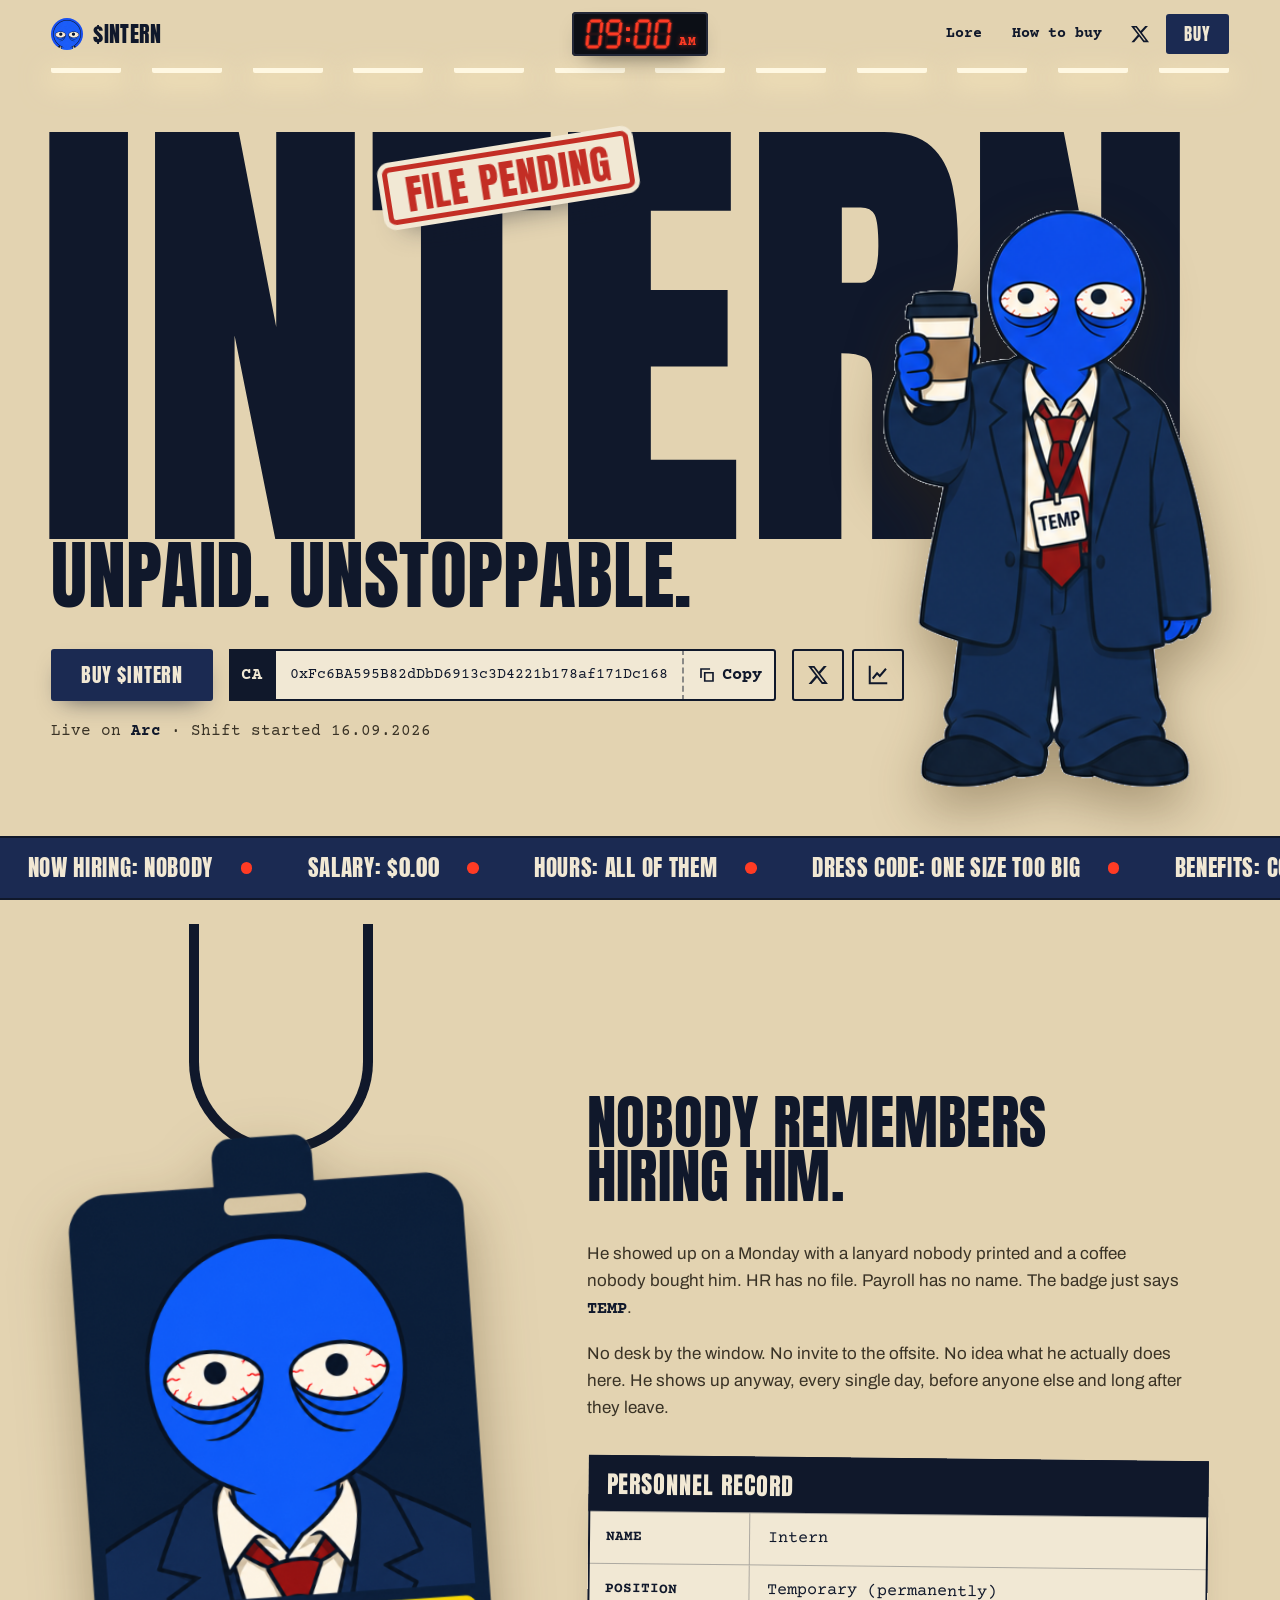
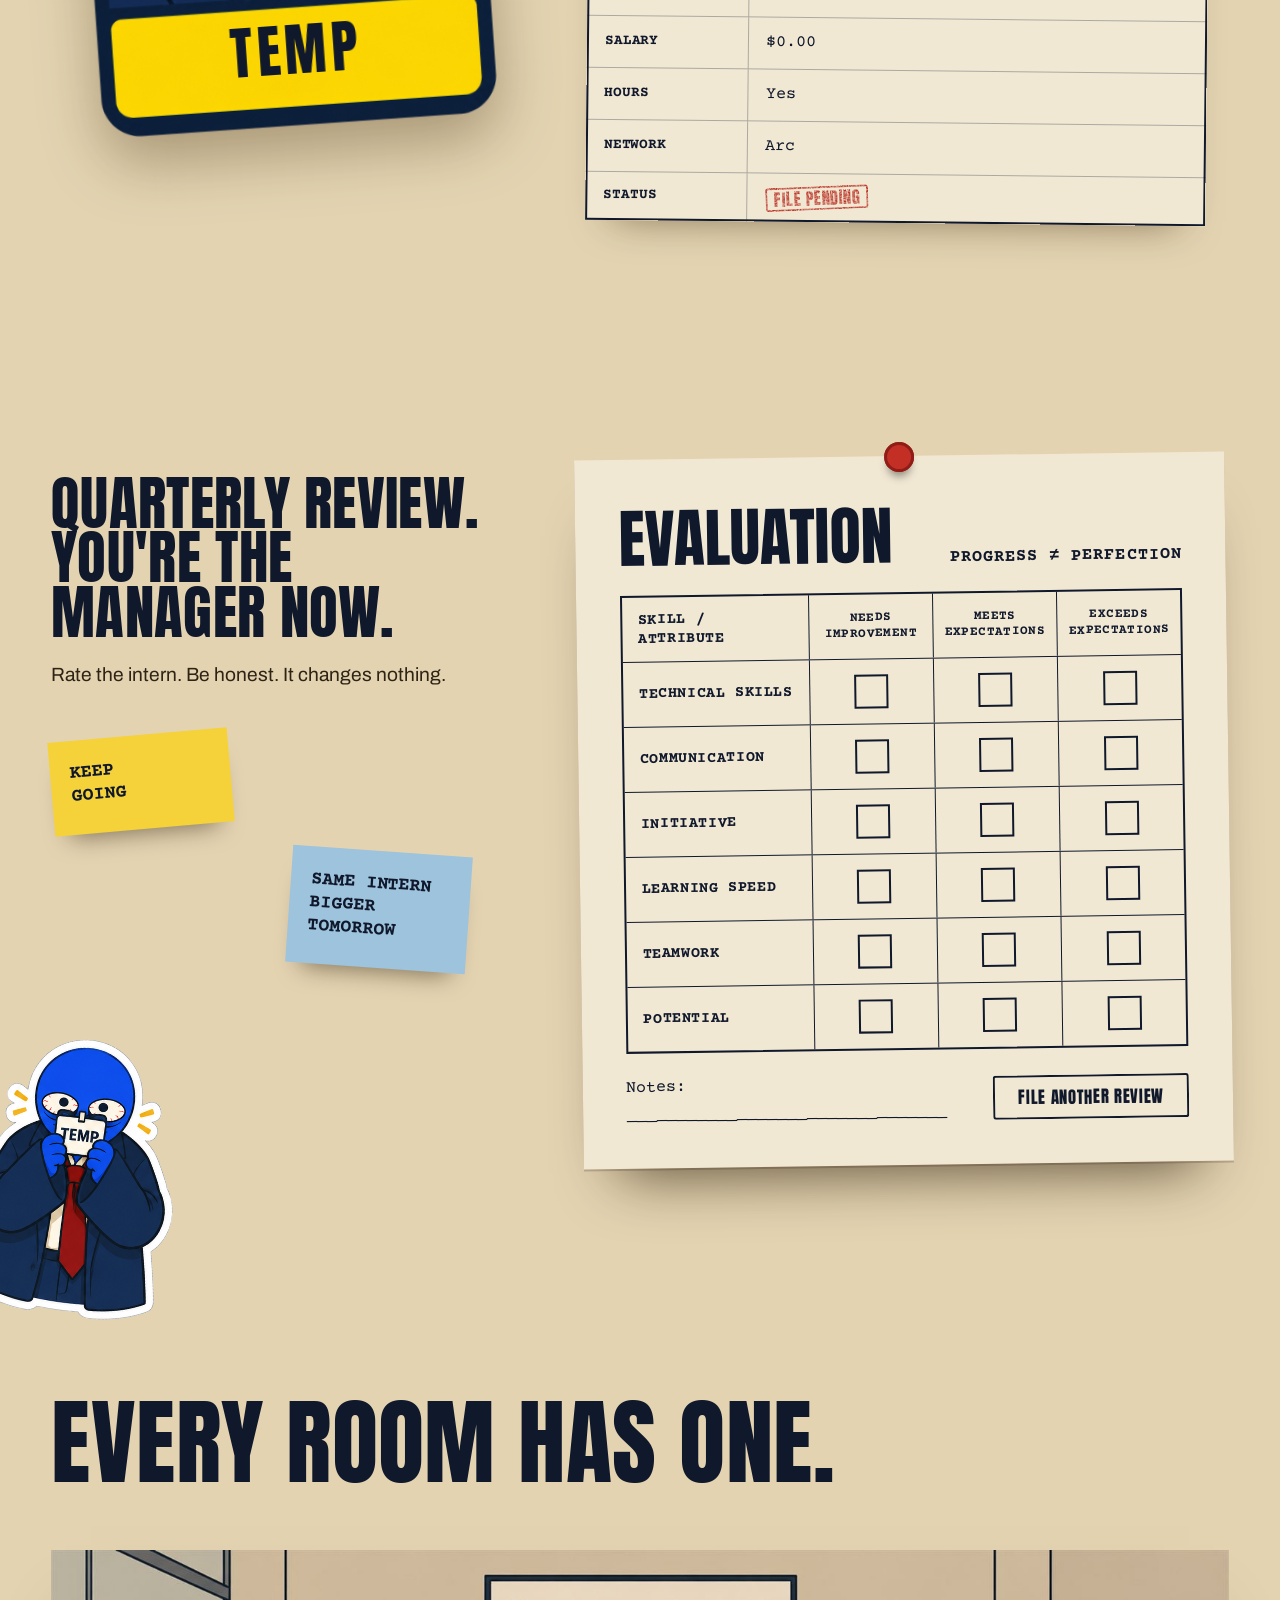
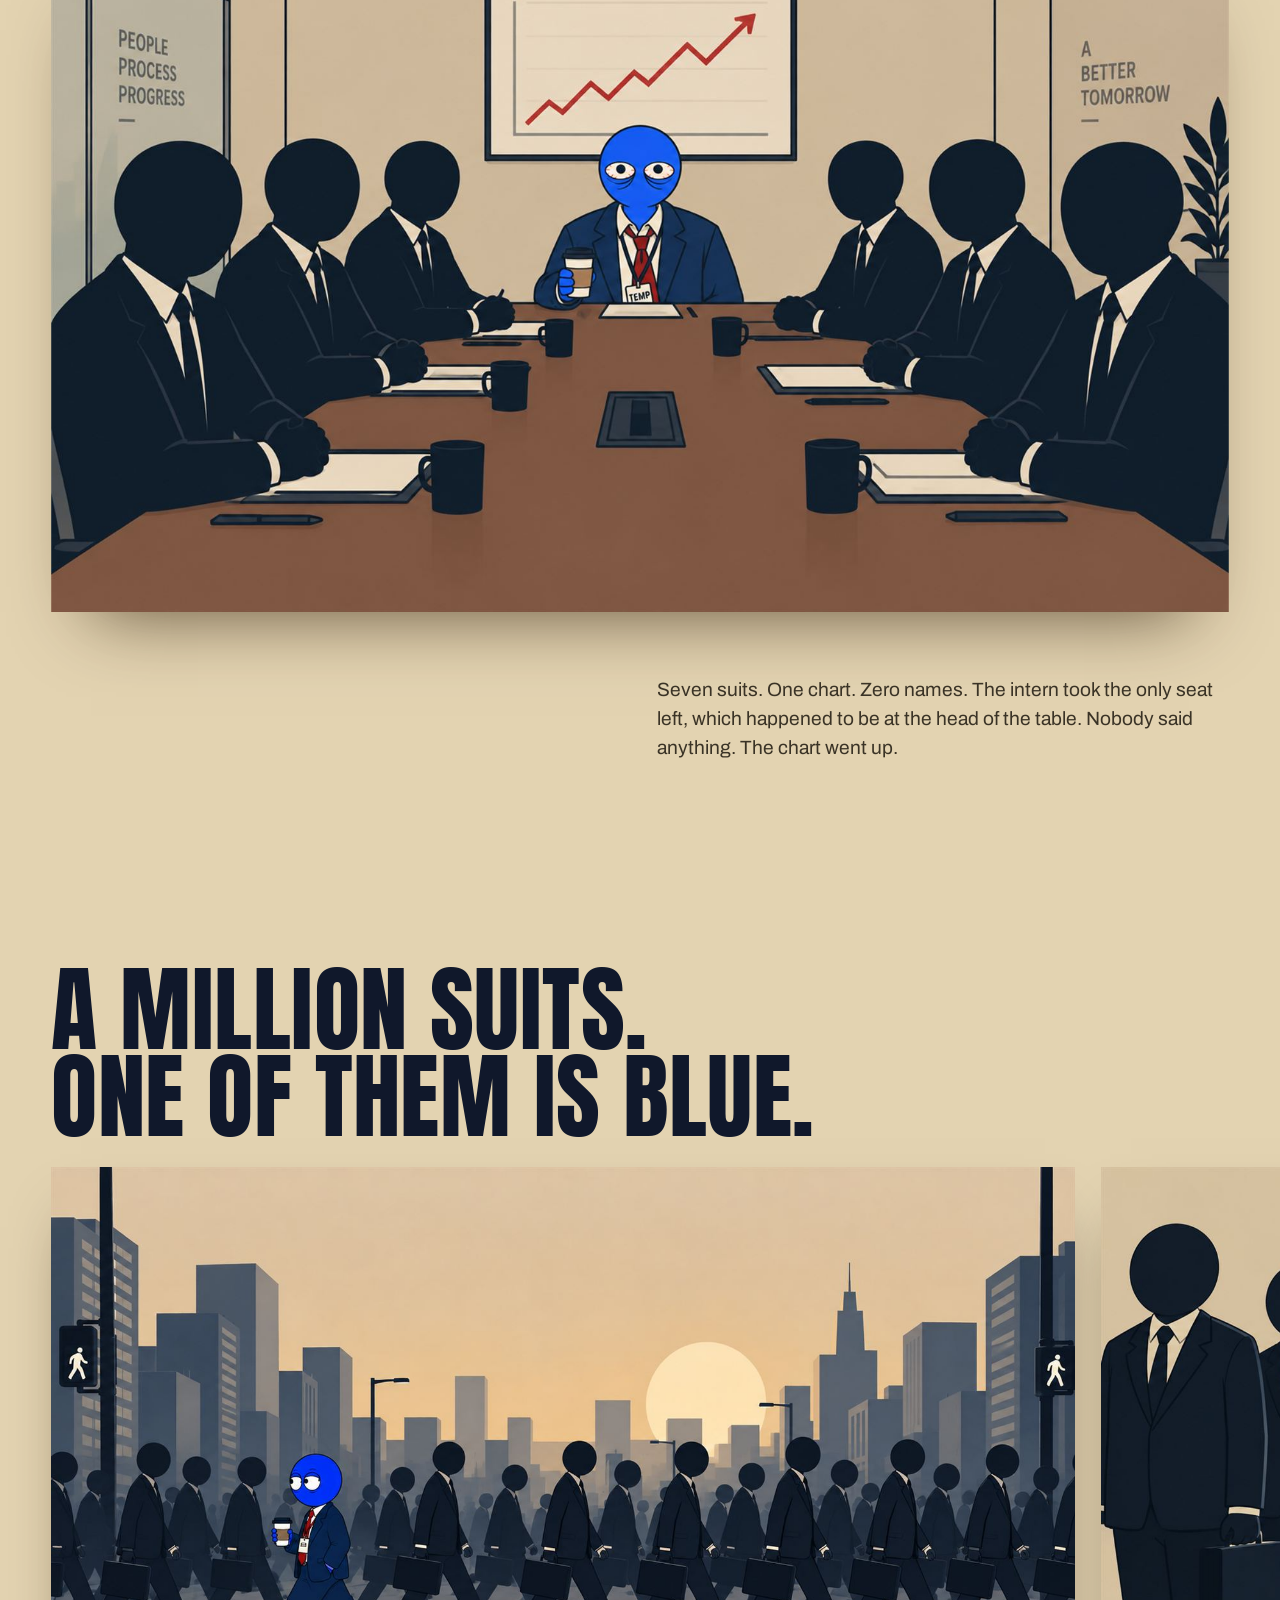
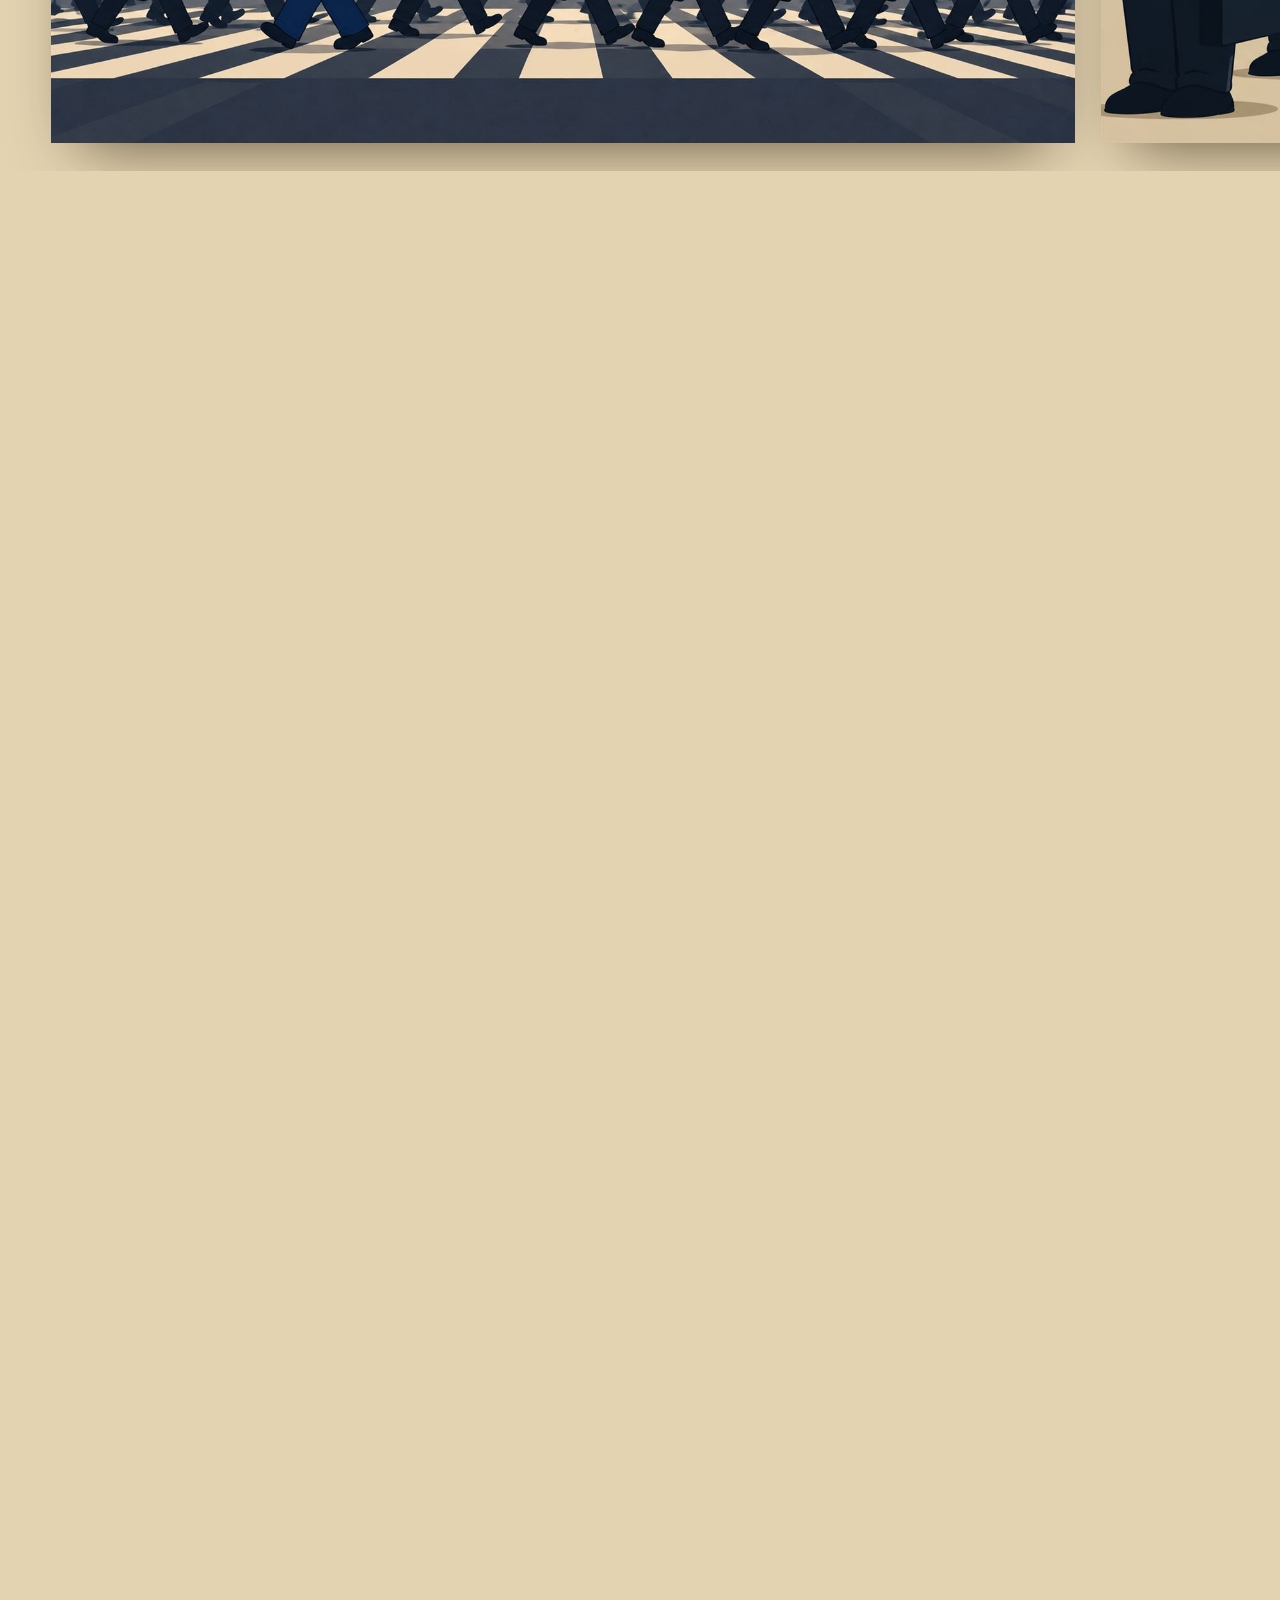
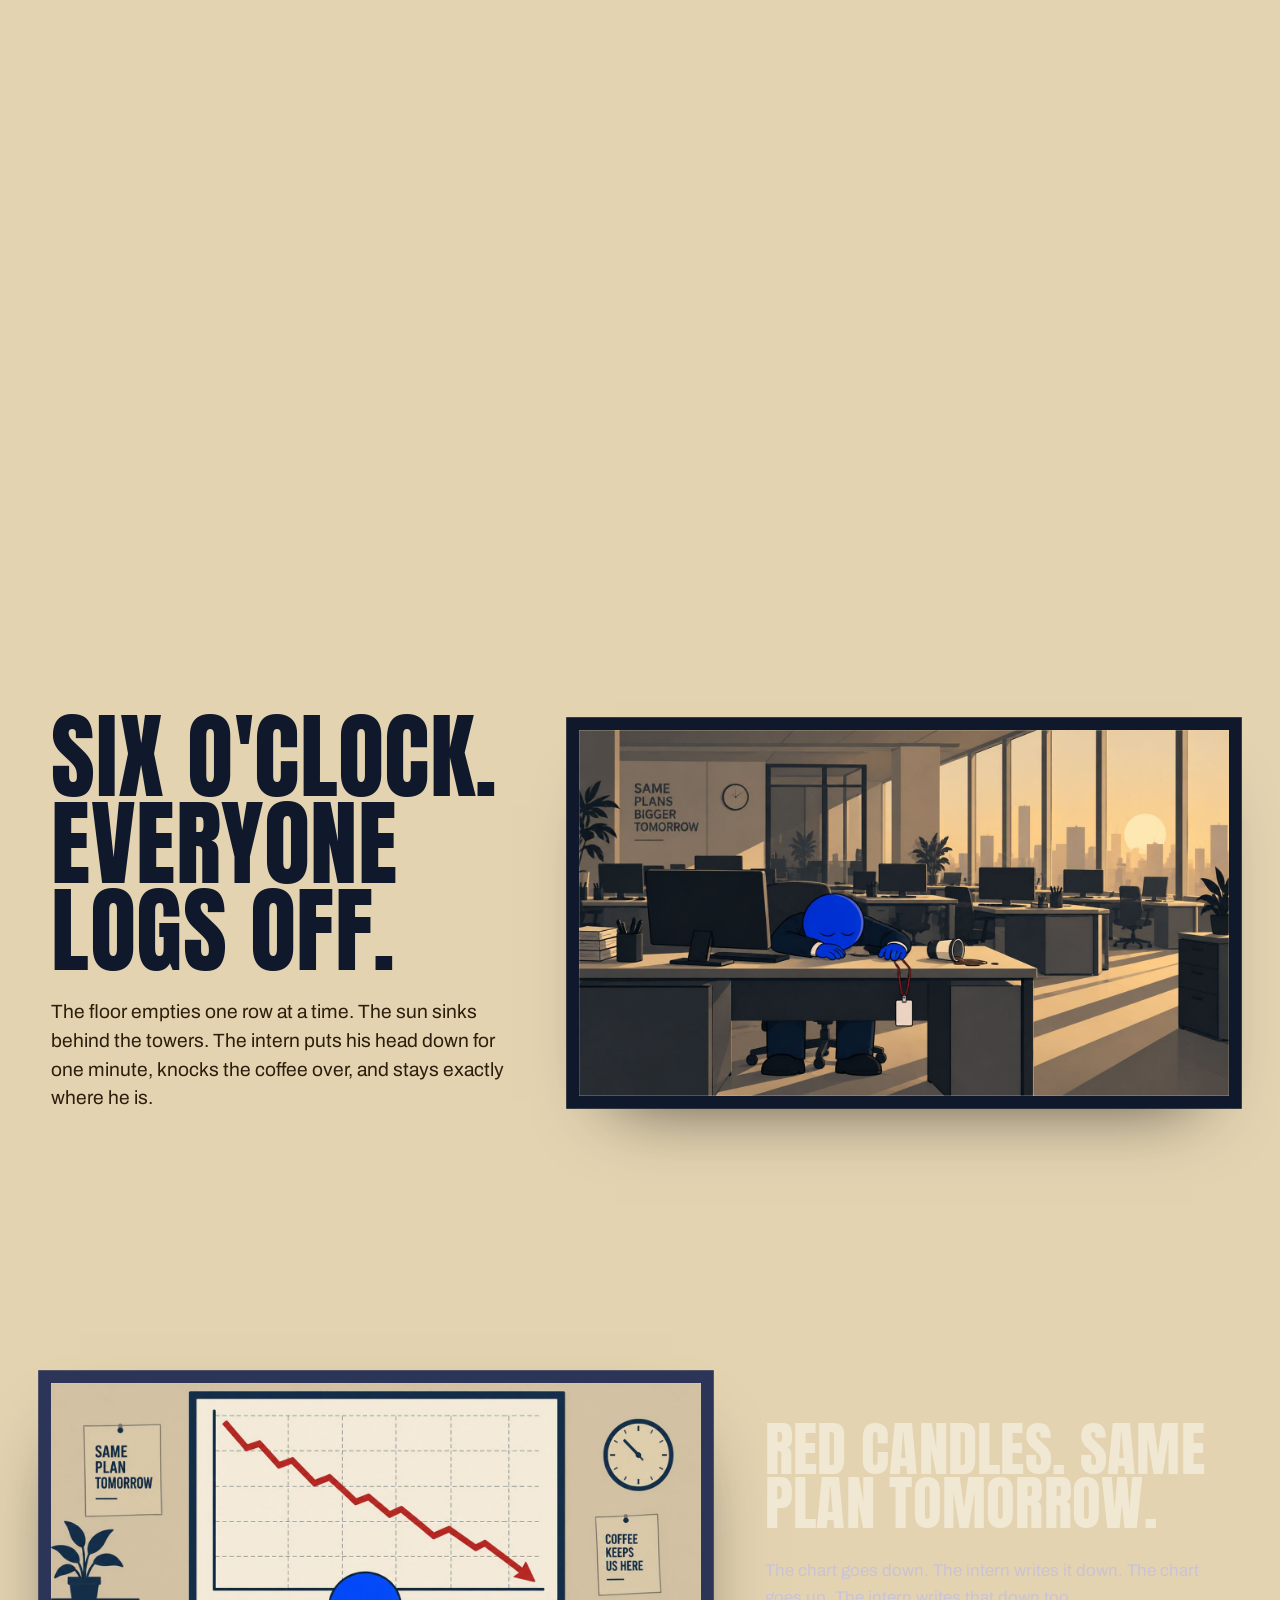
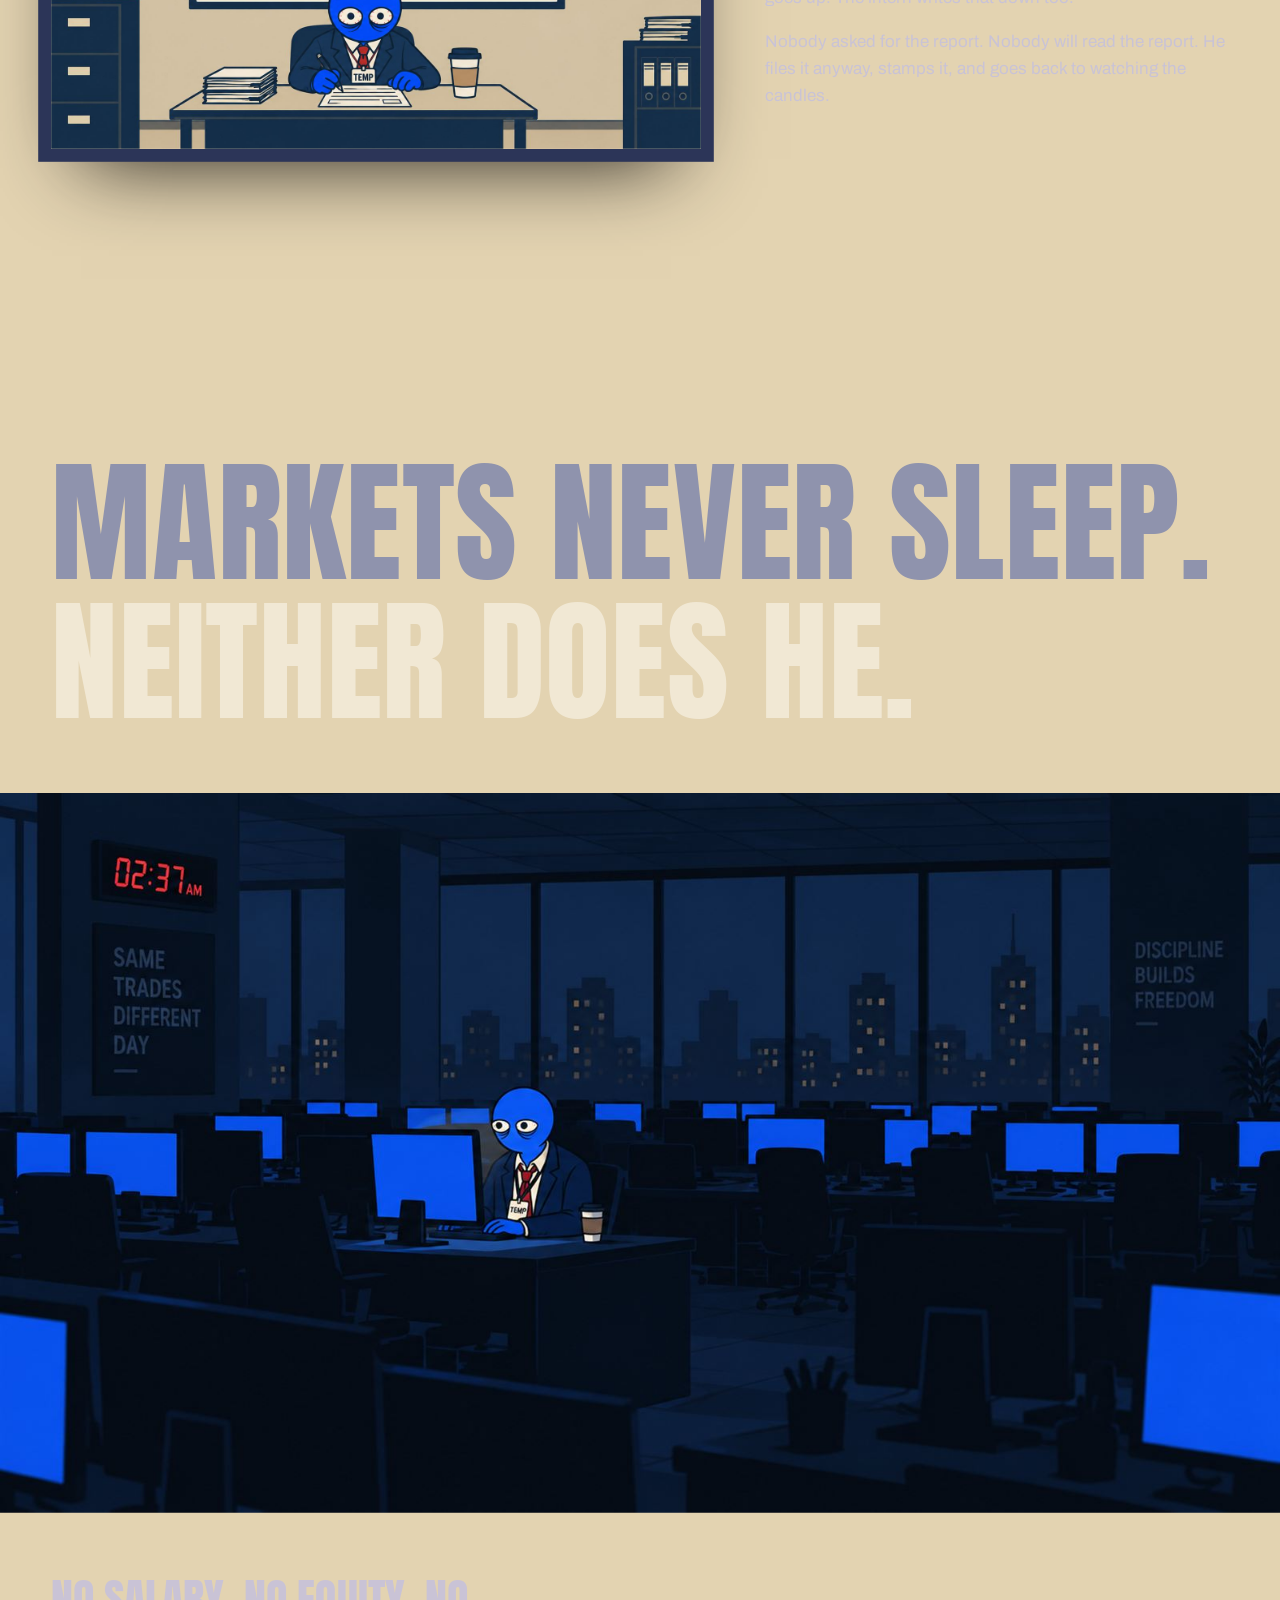
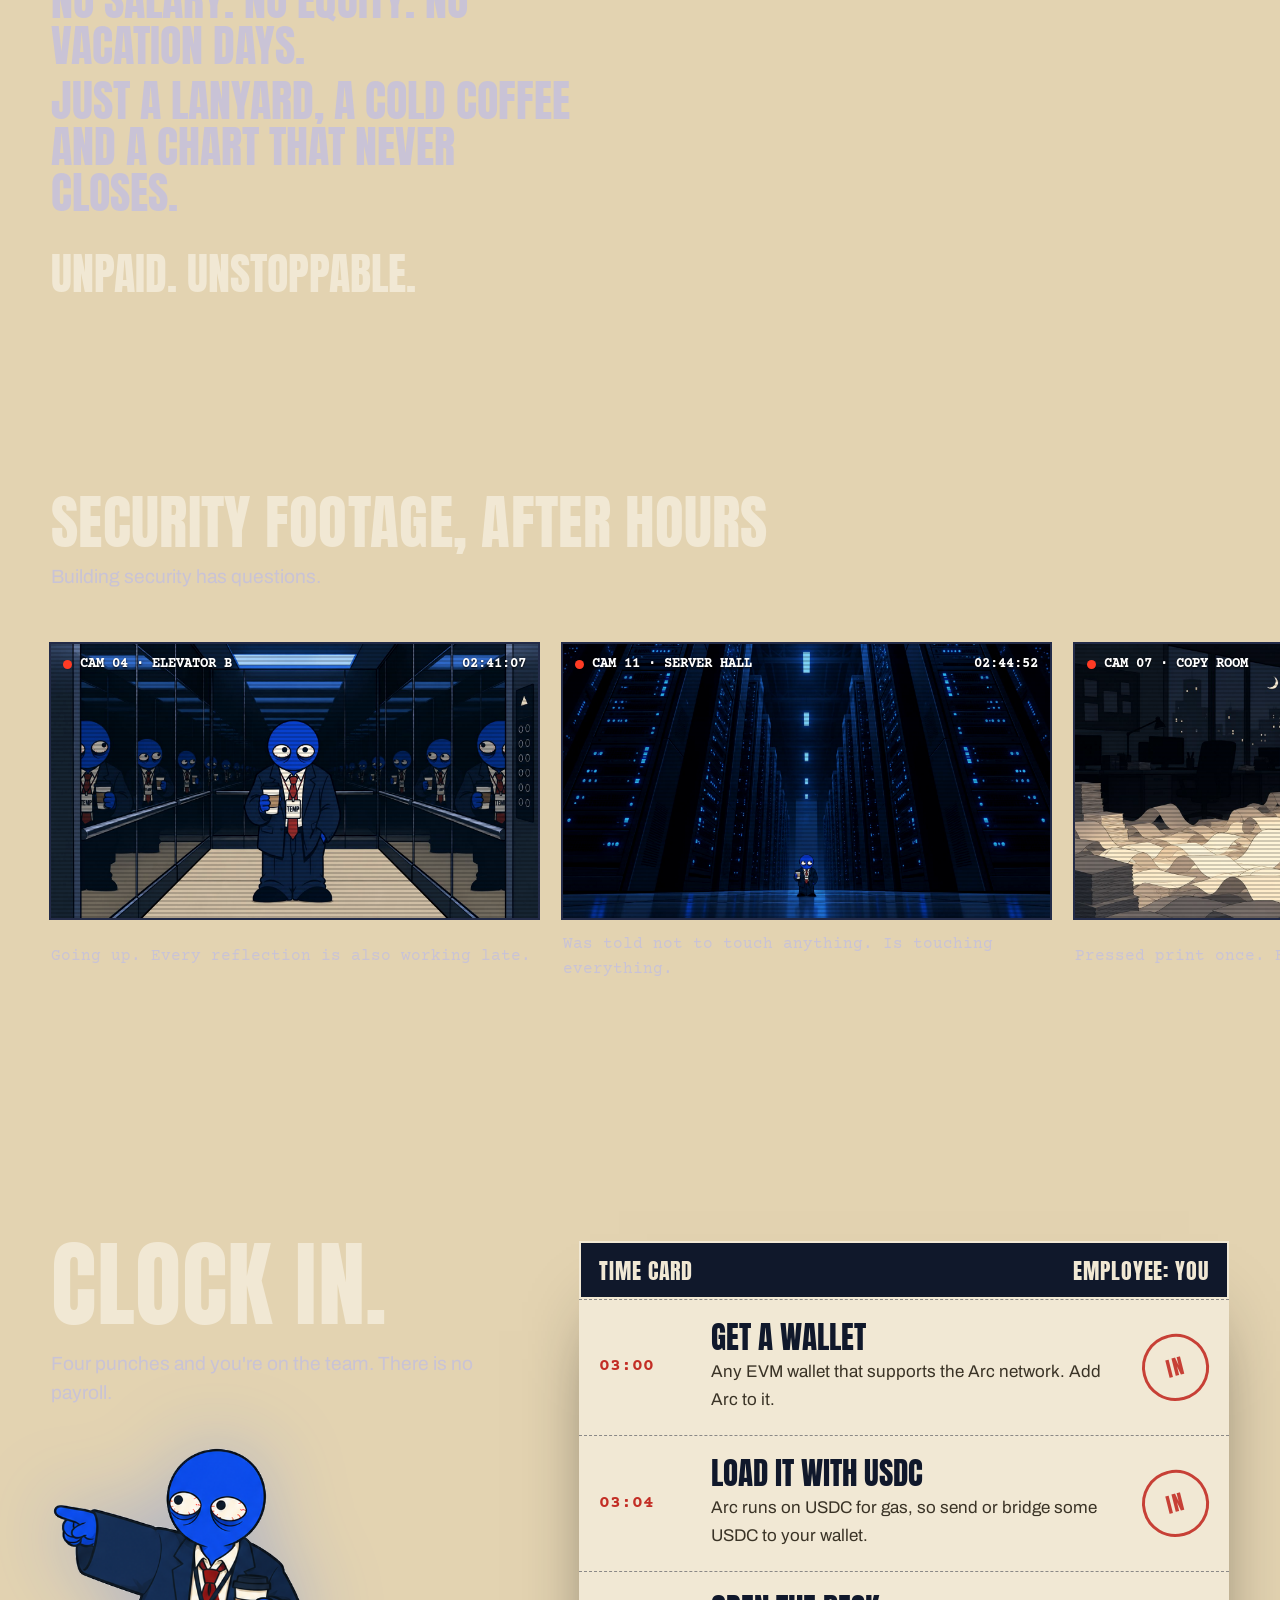
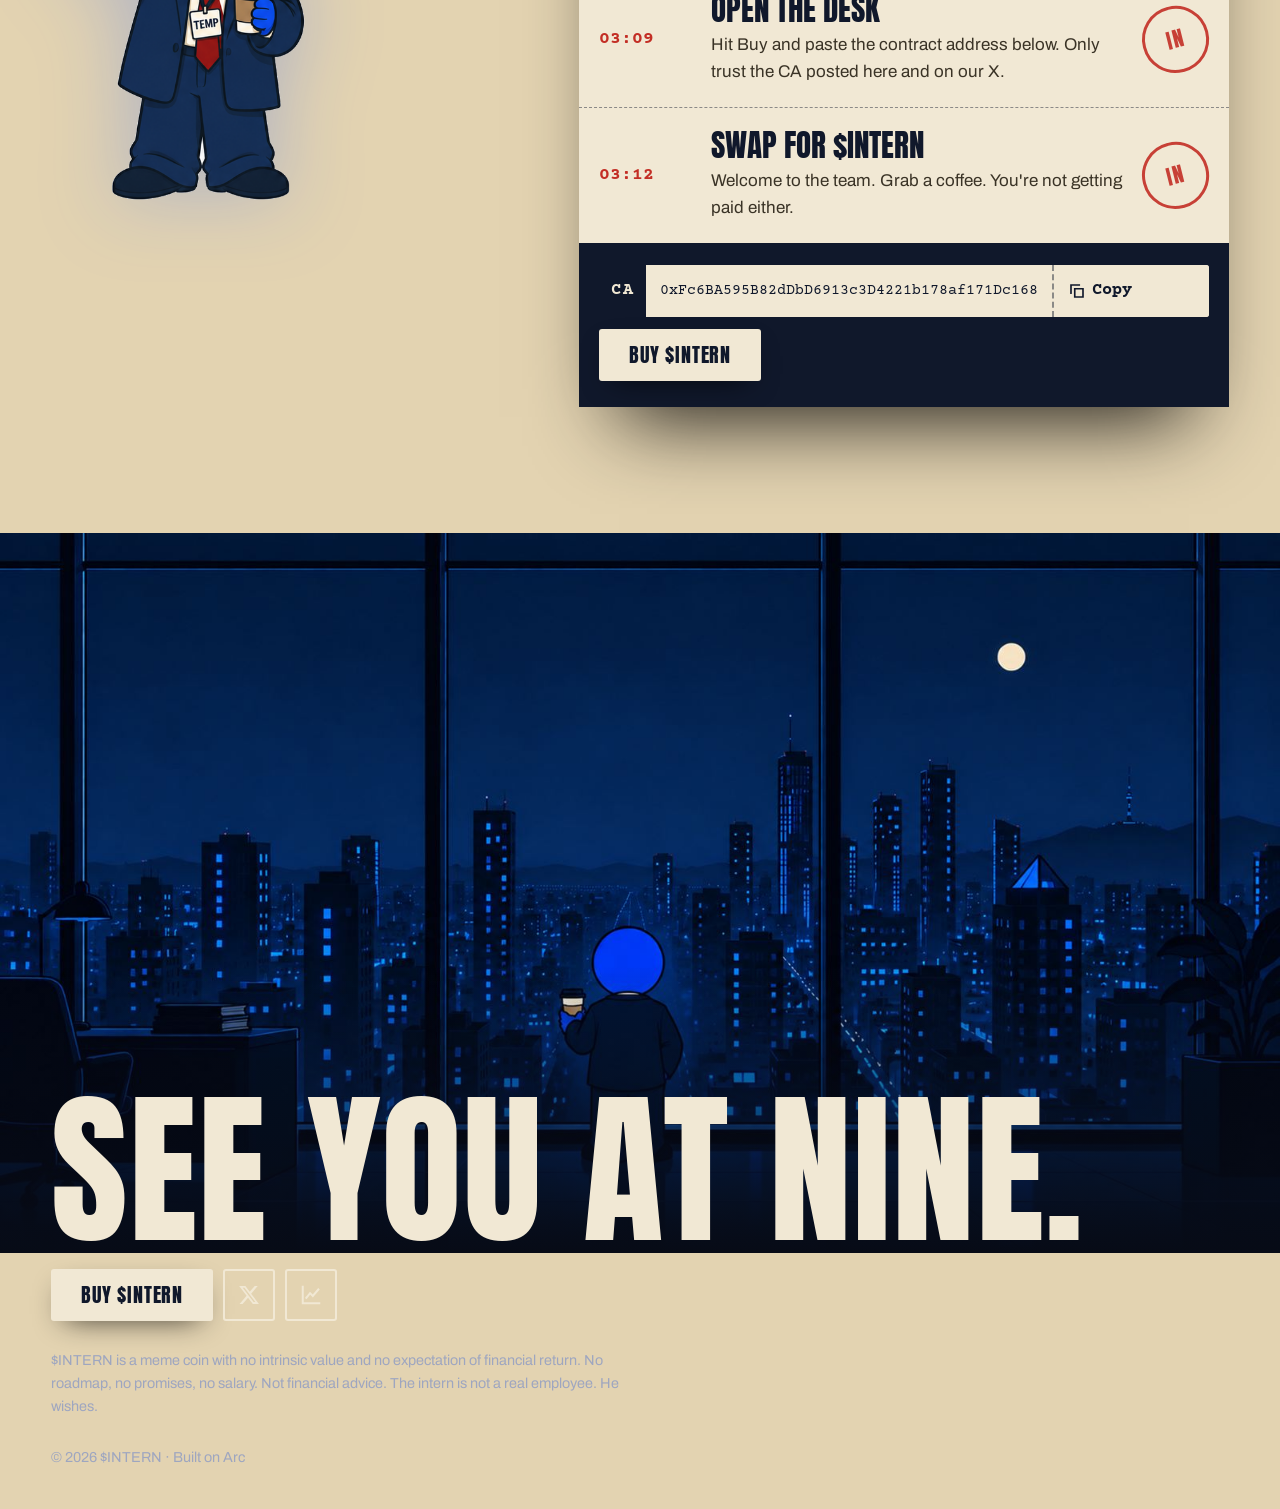
<file: site/index.html>
<!doctype html>
<html lang="en">
<head>
<meta charset="utf-8">
<meta name="viewport" content="width=device-width, initial-scale=1, viewport-fit=cover">
<title>$INTERN — Unpaid. Unstoppable.</title>
<meta name="description" content="$INTERN is the unpaid, over-caffeinated intern who never logs off. A meme coin on Arc.">
<meta name="theme-color" content="#e3d3b1">
<meta property="og:title" content="$INTERN — Unpaid. Unstoppable.">
<meta property="og:description" content="The intern who never logs off. Clocking in on Arc.">
<meta property="og:image" content="https://internonarc.fun/assets/og-banner.jpg">
<meta property="og:url" content="https://internonarc.fun/">
<meta property="og:type" content="website">
<meta name="twitter:card" content="summary_large_image">
<meta name="twitter:site" content="@internonarc">
<meta name="twitter:image" content="https://internonarc.fun/assets/og-banner.jpg">
<link rel="canonical" href="https://internonarc.fun/">
<link rel="icon" type="image/png" href="assets/favicon.png">
<link rel="apple-touch-icon" href="assets/favicon.png">
<link rel="preload" href="assets/fonts/anton-400.woff2" as="font" type="font/woff2" crossorigin>
<link rel="stylesheet" href="styles.css">
<script>document.documentElement.classList.add('js')</script>
</head>
<body>

<svg width="0" height="0" style="position:absolute" aria-hidden="true">
  <symbol id="i-x" viewBox="0 0 24 24"><path fill="currentColor" d="M18.24 2.25h3.31l-7.23 8.26 8.5 11.24h-6.65l-5.21-6.82-5.97 6.82H1.68l7.73-8.84L1.25 2.25h6.83l4.71 6.23 5.45-6.23Zm-1.16 17.52h1.83L7.08 4.13H5.12l11.96 15.64Z"/></symbol>
  <symbol id="i-chart" viewBox="0 0 24 24"><path fill="none" stroke="currentColor" stroke-width="2.2" stroke-linecap="square" stroke-linejoin="miter" d="M3 3v18h18M7 15l4-5 3 3 6-7"/></symbol>
  <symbol id="i-copy" viewBox="0 0 24 24"><path fill="none" stroke="currentColor" stroke-width="2.2" d="M9 9h11v11H9zM5 15H4V4h11v1"/></symbol>
  <symbol id="i-check" viewBox="0 0 24 24"><path fill="none" stroke="currentColor" stroke-width="2.6" stroke-linecap="square" d="m5 12 5 5 9-10"/></symbol>
</svg>

<a class="skip" href="#file">Skip to the story</a>

<header class="bar" id="top">
  <a class="bar__mark" href="#top" aria-label="$INTERN home">
    <img src="assets/favicon.png" alt="" width="32" height="32">
    <span>$INTERN</span>
  </a>

  <div class="clock" id="clock" role="img" aria-label="Shift clock, 09:00 AM">
    <div class="clock__digits" data-digits></div>
    <span class="clock__ampm" data-ampm>AM</span>
  </div>

  <nav class="bar__nav" aria-label="Primary">
    <a href="#file">Lore</a>
    <a href="#clock-in">How to buy</a>
    <a class="icon-link" data-link="x" href="#" aria-label="$INTERN on X"><svg><use href="#i-x"/></svg></a>
    <a class="btn btn--bar" data-link="buy" href="#">Buy</a>
  </nav>
</header>
<div class="lights" data-lights aria-hidden="true"></div>

<main>

<!-- 09:00 AM -->
<section class="scene hero" data-time="09:00" data-bg="#e3d3b1" aria-labelledby="hero-title">
  <div class="hero__inner">
    <h1 id="hero-title" class="hero__word" aria-label="INTERN">
      <span>I</span><span>N</span><span>T</span><span>E</span><span>R</span><span>N</span>
    </h1>
    <p class="hero__tag">Unpaid. Unstoppable.</p>

    <p class="stamp hero__stamp" aria-hidden="true">File pending</p>

    <img class="hero__intern" src="assets/intern-coffee.png" alt="The intern: a round blue head with bloodshot eyes, an oversized navy suit, a TEMP badge, raising a coffee." width="315" height="547" fetchpriority="high">

    <div class="hero__actions">
      <a class="btn btn--primary" data-link="buy" href="#">Buy $INTERN</a>
      <div class="ca" data-ca>
        <span class="ca__label">CA</span>
        <code class="ca__value" data-ca-value>File pending — drops at launch</code>
        <button class="ca__copy" type="button" data-ca-copy disabled aria-label="Copy contract address">
          <svg aria-hidden="true"><use href="#i-copy"/></svg><span data-ca-copy-label>Copy</span>
        </button>
      </div>
      <div class="socials">
        <a class="icon-link icon-link--lg" data-link="x" href="#" aria-label="X"><svg><use href="#i-x"/></svg></a>
        <a class="icon-link icon-link--lg" data-link="chart" href="#" aria-label="Chart"><svg><use href="#i-chart"/></svg></a>
      </div>
    </div>

    <p class="hero__meta">Live on <strong>Arc</strong> · Shift started 16.09.2026</p>
  </div>

  <div class="tape" aria-hidden="true">
    <div class="tape__run">
      <span>Now hiring: nobody</span><span>Salary: $0.00</span><span>Hours: all of them</span><span>Dress code: one size too big</span><span>Benefits: coffee (bring your own)</span><span>Status: temporary, permanently</span>
      <span>Now hiring: nobody</span><span>Salary: $0.00</span><span>Hours: all of them</span><span>Dress code: one size too big</span><span>Benefits: coffee (bring your own)</span><span>Status: temporary, permanently</span>
    </div>
  </div>
</section>

<!-- 09:41 AM -->
<section class="scene file" id="file" data-time="09:41" data-bg="#e3d3b1" aria-labelledby="file-title">
  <div class="wrap file__grid">
    <div class="file__badge reveal reveal--drop">
      <div class="lanyard" aria-hidden="true"></div>
      <figure class="badge">
        <img src="assets/badge.png" alt="The intern's ID badge photo." width="495" height="735" loading="lazy">
        <figcaption class="badge__name">TEMP</figcaption>
      </figure>
    </div>

    <div class="file__copy">
      <h2 id="file-title" class="h2 reveal">Nobody remembers hiring him.</h2>
      <div class="prose reveal">
        <p>He showed up on a Monday with a lanyard nobody printed and a coffee nobody bought him. HR has no file. Payroll has no name. The badge just says <em>TEMP</em>.</p>
        <p>No desk by the window. No invite to the offsite. No idea what he actually does here. He shows up anyway, every single day, before anyone else and long after they leave.</p>
      </div>

      <dl class="record reveal">
        <div class="record__head">Personnel record</div>
        <div class="record__row"><dt>Name</dt><dd>Intern</dd></div>
        <div class="record__row"><dt>Position</dt><dd>Temporary (permanently)</dd></div>
        <div class="record__row"><dt>Salary</dt><dd>$0.00</dd></div>
        <div class="record__row"><dt>Hours</dt><dd>Yes</dd></div>
        <div class="record__row"><dt>Network</dt><dd>Arc</dd></div>
        <div class="record__row"><dt>Status</dt><dd><span class="stamp stamp--inline">File pending</span></dd></div>
      </dl>
    </div>
  </div>
</section>

<!-- 11:15 AM -->
<section class="scene review" id="review" data-time="11:15" data-bg="#c59a6a" aria-labelledby="review-title">
  <div class="wrap review__grid">
    <div class="review__intro">
      <h2 id="review-title" class="h2 reveal">Quarterly review. You're the manager now.</h2>
      <p class="lede reveal">Rate the intern. Be honest. It changes nothing.</p>
      <p class="note note--yellow reveal" aria-hidden="true">Keep<br>going</p>
      <p class="note note--blue reveal" aria-hidden="true">Same intern<br>bigger<br>tomorrow</p>
    </div>

    <form class="eval reveal" data-eval novalidate>
      <div class="eval__pin" aria-hidden="true"></div>
      <div class="eval__top">
        <p class="eval__title">Evaluation</p>
        <p class="eval__motto">Progress ≠ perfection</p>
      </div>

      <div class="eval__table" role="group" aria-label="Evaluation">
        <div class="eval__row eval__row--head" aria-hidden="true">
          <span><span class="long">Skill / attribute</span><span class="short">Skill</span></span><span><span class="long">Needs improvement</span><span class="short">Needs work</span></span><span><span class="long">Meets expectations</span><span class="short">Meets</span></span><span><span class="long">Exceeds expectations</span><span class="short">Exceeds</span></span>
        </div>
      </div>

      <div class="eval__foot">
        <p class="eval__notes" data-eval-notes aria-live="polite">Notes: ________________________________</p>
        <button class="btn btn--ghost" type="reset" data-eval-reset>File another review</button>
      </div>
      <p class="stamp eval__stamp" data-eval-stamp aria-hidden="true">Still unpaid</p>
    </form>

    <img class="review__peek" src="assets/intern-hide.png" alt="" width="404" height="554" loading="lazy">
  </div>
</section>

<!-- 01:00 PM -->
<section class="scene meeting" data-time="13:00" data-bg="#d8c4a0" aria-labelledby="meeting-title">
  <div class="wrap">
    <h2 id="meeting-title" class="h1 reveal">Every room has one.</h2>
  </div>
  <figure class="plate plate--wide reveal reveal--wipe">
    <img src="assets/boardroom.jpg" alt="A boardroom of faceless suits; the blue intern sits at the head of the table with a coffee under a rising chart." width="1600" height="900" loading="lazy">
  </figure>
  <div class="wrap meeting__caption">
    <p class="lede reveal">Seven suits. One chart. Zero names. The intern took the only seat left, which happened to be at the head of the table. Nobody said anything. The chart went up.</p>
  </div>
</section>

<!-- 03:20 PM -->
<section class="scene crowd" data-time="15:20" data-bg="#dcc091" aria-labelledby="crowd-title" data-pan>
  <div class="crowd__sticky">
    <div class="wrap crowd__head">
      <h2 id="crowd-title" class="h1">A million suits.<br>One of them is blue.</h2>
    </div>
    <div class="crowd__track" data-pan-track>
      <img src="assets/crosswalk.jpg" alt="A crowd of identical black suits crosses the street at sunrise; one blue intern walks among them with a coffee." width="1600" height="900" loading="lazy">
      <img src="assets/queue.jpg" alt="An endless line of faceless suits with briefcases; the intern stands in it, looking sideways." width="1600" height="900" loading="lazy">
    </div>
  </div>
</section>

<!-- 06:00 PM -->
<section class="scene logoff" data-time="18:00" data-bg="#d49a5e" aria-labelledby="logoff-title">
  <div class="wrap logoff__grid">
    <div>
      <h2 id="logoff-title" class="h1 reveal">Six o'clock. Everyone logs off.</h2>
      <p class="lede reveal">The floor empties one row at a time. The sun sinks behind the towers. The intern puts his head down for one minute, knocks the coffee over, and stays exactly where he is.</p>
    </div>
    <figure class="plate plate--framed reveal reveal--wipe">
      <img src="assets/asleep.jpg" alt="The intern asleep on his desk in an empty sunset office, coffee spilled beside him." width="1600" height="900" loading="lazy">
    </figure>
  </div>
</section>

<!-- 09:00 PM -->
<section class="scene chart tone-night" data-time="21:00" data-bg="#1d2340" aria-labelledby="chart-title">
  <div class="wrap chart__grid">
    <figure class="plate plate--framed reveal reveal--wipe">
      <img src="assets/chart-down.jpg" alt="The intern at his desk writing a report under a huge red chart going down." width="1600" height="900" loading="lazy">
    </figure>
    <div>
      <h2 id="chart-title" class="h2 reveal">Red candles. Same plan tomorrow.</h2>
      <div class="prose reveal">
        <p>The chart goes down. The intern writes it down. The chart goes up. The intern writes that down too.</p>
        <p>Nobody asked for the report. Nobody will read the report. He files it anyway, stamps it, and goes back to watching the candles.</p>
      </div>
    </div>
  </div>
</section>

<!-- 02:37 AM -->
<section class="scene night tone-night" id="night" data-time="26:37" data-bg="#0b1226" aria-labelledby="night-title">
  <div class="wrap">
    <h2 id="night-title" class="mega reveal">
      <span>Markets never sleep.</span>
      <span class="mega__punch">Neither does he.</span>
    </h2>
  </div>
  <figure class="plate plate--bleed reveal reveal--wipe">
    <img src="assets/late-desk.jpg" alt="An empty dark office at 02:37 AM; only the intern's monitor is lit." width="1600" height="900" loading="lazy">
  </figure>
  <div class="wrap night__manifesto">
    <p class="reveal">No salary. No equity. No vacation days.</p>
    <p class="reveal">Just a lanyard, a cold coffee and a chart that never closes.</p>
    <p class="reveal night__sign">Unpaid. Unstoppable.</p>
  </div>
</section>

<!-- 02:50 AM -->
<section class="scene cams tone-night" data-time="26:50" data-bg="#080d1c" aria-labelledby="cams-title">
  <div class="wrap cams__head">
    <h2 id="cams-title" class="h2 reveal">Security footage, after hours</h2>
    <p class="lede reveal">Building security has questions.</p>
  </div>
  <ul class="cams__strip" role="list">
    <li class="cam reveal">
      <figure>
        <img src="assets/elevator.jpg" alt="The intern in a mirrored elevator, reflections of him repeating forever." width="1600" height="900" loading="lazy">
        <figcaption><span class="cam__rec">Cam 04 · Elevator B</span><span class="cam__ts">02:41:07</span></figcaption>
      </figure>
      <p>Going up. Every reflection is also working late.</p>
    </li>
    <li class="cam reveal">
      <figure>
        <img src="assets/servers.jpg" alt="A tiny intern standing in an enormous glowing server hall." width="1600" height="900" loading="lazy">
        <figcaption><span class="cam__rec">Cam 11 · Server hall</span><span class="cam__ts">02:44:52</span></figcaption>
      </figure>
      <p>Was told not to touch anything. Is touching everything.</p>
    </li>
    <li class="cam reveal">
      <figure>
        <img src="assets/printer.jpg" alt="A printer flooding a dark office with paper while the intern watches holding a coffee." width="1600" height="900" loading="lazy">
        <figcaption><span class="cam__rec">Cam 07 · Copy room</span><span class="cam__ts">02:47:30</span></figcaption>
      </figure>
      <p>Pressed print once. Report still printing.</p>
    </li>
    <li class="cam reveal">
      <figure>
        <img src="assets/vault.jpg" alt="The intern holding his badge up to a giant bank vault door." width="1600" height="900" loading="lazy">
        <figcaption><span class="cam__rec">Cam 01 · Vault</span><span class="cam__ts">02:49:13</span></figcaption>
      </figure>
      <p>Badge says TEMP. Trying it anyway.</p>
    </li>
  </ul>
</section>

<!-- 03:00 AM -->
<section class="scene clockin tone-night" id="clock-in" data-time="27:00" data-bg="#0a1022" aria-labelledby="clockin-title">
  <div class="wrap clockin__grid">
    <div class="clockin__intro">
      <h2 id="clockin-title" class="h1 reveal">Clock in.</h2>
      <p class="lede reveal">Four punches and you're on the team. There is no payroll.</p>
      <img class="clockin__intern reveal reveal--drop" src="assets/intern-point.png" alt="" width="404" height="563" loading="lazy">
    </div>

    <ol class="timecard" aria-label="How to buy $INTERN">
      <li class="timecard__head" aria-hidden="true"><span>Time card</span><span>Employee: you</span></li>
      <li class="punch reveal" data-punch>
        <span class="punch__time">03:00</span>
        <div><h3>Get a wallet</h3><p>Any EVM wallet that supports the Arc network. Add Arc to it.</p></div>
        <span class="punch__mark" aria-hidden="true">In</span>
      </li>
      <li class="punch reveal" data-punch>
        <span class="punch__time">03:04</span>
        <div><h3>Load it with USDC</h3><p>Arc runs on USDC for gas, so send or bridge some USDC to your wallet.</p></div>
        <span class="punch__mark" aria-hidden="true">In</span>
      </li>
      <li class="punch reveal" data-punch>
        <span class="punch__time">03:09</span>
        <div><h3>Open the desk</h3><p>Hit Buy and paste the contract address below. Only trust the CA posted here and on our X.</p></div>
        <span class="punch__mark" aria-hidden="true">In</span>
      </li>
      <li class="punch reveal" data-punch>
        <span class="punch__time">03:12</span>
        <div><h3>Swap for $INTERN</h3><p>Welcome to the team. Grab a coffee. You're not getting paid either.</p></div>
        <span class="punch__mark" aria-hidden="true">In</span>
      </li>
      <li class="timecard__ca">
        <div class="ca ca--night" data-ca>
          <span class="ca__label">CA</span>
          <code class="ca__value" data-ca-value>File pending — drops at launch</code>
          <button class="ca__copy" type="button" data-ca-copy disabled aria-label="Copy contract address">
            <svg aria-hidden="true"><use href="#i-copy"/></svg><span data-ca-copy-label>Copy</span>
          </button>
        </div>
        <a class="btn btn--primary btn--night" data-link="buy" href="#">Buy $INTERN</a>
      </li>
    </ol>
  </div>
</section>

</main>

<!-- 03:33 AM -->
<footer class="scene end tone-night" data-time="27:33" data-bg="#070b16">
  <figure class="end__plate">
    <img src="assets/skyline.jpg" alt="The intern seen from behind, holding a coffee at a window over a blue night city." width="1600" height="900" loading="lazy">
  </figure>
  <div class="wrap end__inner">
    <p class="end__big">See you at nine.</p>
    <div class="end__links">
      <a class="btn btn--primary btn--night" data-link="buy" href="#">Buy $INTERN</a>
      <a class="icon-link icon-link--lg" data-link="x" href="#" aria-label="X"><svg><use href="#i-x"/></svg></a>
      <a class="icon-link icon-link--lg" data-link="chart" href="#" aria-label="Chart"><svg><use href="#i-chart"/></svg></a>
    </div>
    <p class="end__legal">$INTERN is a meme coin with no intrinsic value and no expectation of financial return. No roadmap, no promises, no salary. Not financial advice. The intern is not a real employee. He wishes.</p>
    <p class="end__legal">© 2026 $INTERN · Built on Arc</p>
  </div>
</footer>

<script src="main.js" defer></script>
</body>
</html>
</file>
<file: site/styles.css>
/* $INTERN — The Night Shift */

@font-face { font-family: "Anton"; font-style: normal; font-weight: 400; font-display: swap; src: url("assets/fonts/anton-400.woff2") format("woff2"); }
@font-face { font-family: "Archivo"; font-style: normal; font-weight: 400 800; font-display: swap; src: url("assets/fonts/archivo-var.woff2") format("woff2"); }
@font-face { font-family: "Courier Prime"; font-style: normal; font-weight: 400; font-display: swap; src: url("assets/fonts/courier-prime-400.woff2") format("woff2"); }
@font-face { font-family: "Courier Prime"; font-style: normal; font-weight: 700; font-display: swap; src: url("assets/fonts/courier-prime-700.woff2") format("woff2"); }

:root {
  --ink: #10182b;
  --ink-soft: #3a3326;
  --paper: #f1e8d4;
  --paper-soft: #c9c3d6;
  --day: #e3d3b1;
  --navy: #1b2a52;
  --navy-deep: #111b38;
  --blue: #1452ff;            /* the intern only */
  --red: #c32e25;
  --led: #ff3b24;
  --sticky: #f5d23a;
  --night: #0a1022;

  --bg: var(--day);
  --fg: var(--ink);
  --fg-soft: var(--ink-soft);
  --rule: rgba(16, 24, 43, .22);

  --f-display: "Anton", "Archivo Narrow", "Arial Narrow", sans-serif;
  --f-body: "Archivo", "Helvetica Neue", Arial, sans-serif;
  --f-type: "Courier Prime", "Courier New", monospace;

  --gutter: clamp(16px, 4vw, 56px);
  --max: 1320px;
  --bar-h: 68px;
  --ease: cubic-bezier(.16, 1, .3, 1);
  --ease-slam: cubic-bezier(.2, 1.6, .4, 1);
}

*, *::before, *::after { box-sizing: border-box; }

html {
  scroll-behavior: smooth;
  scroll-padding-top: calc(var(--bar-h) + 12px);
  -webkit-text-size-adjust: 100%;
  scrollbar-color: var(--navy) transparent;
}
@media (prefers-reduced-motion: reduce) { html { scroll-behavior: auto; } }

body {
  margin: 0;
  background: var(--bg);
  color: var(--ink);
  font: 400 1.0625rem/1.6 var(--f-body);
  -webkit-font-smoothing: antialiased;
  text-rendering: optimizeLegibility;
  overflow-x: clip;
}

::selection { background: var(--blue); color: #fff; }
::-webkit-scrollbar { width: 10px; height: 10px; }
::-webkit-scrollbar-track { background: transparent; }
::-webkit-scrollbar-thumb { background: var(--navy); border: 2px solid transparent; background-clip: padding-box; }

img { max-width: 100%; display: block; height: auto; }
a { color: inherit; text-underline-offset: .2em; text-decoration-thickness: 2px; }
button { font: inherit; color: inherit; }
h1, h2, h3, p, dl, dd, figure, ol, ul { margin: 0; }
ol, ul { padding: 0; list-style: none; }

:focus-visible { outline: 3px solid var(--navy); outline-offset: 3px; }
.tone-night :focus-visible { outline-color: var(--sticky); }

.skip {
  position: fixed; left: 12px; top: -60px; z-index: 100;
  background: var(--ink); color: var(--paper); padding: 10px 14px; text-decoration: none;
  font-family: var(--f-type); font-weight: 700;
}
.skip:focus { top: 12px; }

.wrap { width: min(100%, var(--max)); margin-inline: auto; padding-inline: var(--gutter); }

/* ---------- type ---------- */

.h1, .h2, .mega, .hero__word, .hero__tag, .end__big {
  font-family: var(--f-display);
  font-weight: 400;
  text-transform: uppercase;
  letter-spacing: .005em;
  line-height: .92;
  text-wrap: balance;
}
.h1 { font-size: clamp(2.8rem, 7.4vw, 7.25rem); }
.h2 { font-size: clamp(2.2rem, 4.6vw, 4.4rem); }
.lede { font-size: clamp(1.125rem, 1.5vw, 1.35rem); line-height: 1.5; max-width: 52ch; color: var(--fg-soft); }
.prose { display: grid; gap: 1em; max-width: 60ch; color: var(--fg-soft); }
.prose em { font-style: normal; font-family: var(--f-type); font-weight: 700; color: var(--fg); }

.scene { position: relative; color: var(--fg); overflow-x: clip; }
.plate { overflow: hidden; }
.tone-night { --fg: var(--paper); --fg-soft: var(--paper-soft); --rule: rgba(241, 232, 212, .2); }

/* ---------- stamp ---------- */

.stamp {
  display: inline-block;
  font-family: var(--f-display);
  text-transform: uppercase;
  color: var(--red);
  border: .14em solid currentColor;
  border-radius: .18em;
  padding: .12em .38em .06em;
  line-height: 1;
  letter-spacing: .03em;
  mix-blend-mode: multiply;
  -webkit-mask: url("data:image/svg+xml,%3Csvg xmlns='http://www.w3.org/2000/svg' width='160' height='160'%3E%3Cfilter id='n'%3E%3CfeTurbulence type='fractalNoise' baseFrequency='.9' numOctaves='2' seed='4'/%3E%3CfeColorMatrix values='0 0 0 0 0 0 0 0 0 0 0 0 0 0 0 0 0 0 -2.2 1.75'/%3E%3C/filter%3E%3Crect width='160' height='160' filter='url(%23n)'/%3E%3C/svg%3E");
          mask: url("data:image/svg+xml,%3Csvg xmlns='http://www.w3.org/2000/svg' width='160' height='160'%3E%3Cfilter id='n'%3E%3CfeTurbulence type='fractalNoise' baseFrequency='.9' numOctaves='2' seed='4'/%3E%3CfeColorMatrix values='0 0 0 0 0 0 0 0 0 0 0 0 0 0 0 0 0 0 -2.2 1.75'/%3E%3C/filter%3E%3Crect width='160' height='160' filter='url(%23n)'/%3E%3C/svg%3E");
}
.stamp--inline { font-size: 1.05rem; transform: rotate(-3deg); }
.tone-night .stamp { mix-blend-mode: normal; color: #ff5a44; }

/* ---------- buttons & links ---------- */

.btn {
  display: inline-flex; align-items: center; justify-content: center; gap: .5em;
  min-height: 52px; padding: 0 1.5em;
  font-family: var(--f-display); text-transform: uppercase; letter-spacing: .04em; font-size: 1.25rem;
  text-decoration: none; cursor: pointer; border: 0; border-radius: 3px;
  transition: transform .25s var(--ease), background-color .2s, box-shadow .25s var(--ease), color .2s;
}
.btn--primary {
  background: var(--navy); color: var(--paper);
  box-shadow: 0 10px 24px -12px rgba(16, 24, 43, .7);
}
.btn--primary:hover { background: var(--ink); transform: translateY(-2px); box-shadow: 0 16px 30px -14px rgba(16, 24, 43, .8); }
.btn--primary:active { transform: translateY(1px); box-shadow: 0 4px 10px -6px rgba(16, 24, 43, .8); }
.btn--night { background: var(--paper); color: var(--ink); box-shadow: 0 10px 30px -14px rgba(0, 0, 0, .9); }
.btn--night:hover { background: #fff; color: var(--ink); }
.btn--bar { min-height: 40px; font-size: 1.05rem; padding: 0 1.1em; background: var(--navy); color: var(--paper); }
.btn--bar:hover { background: var(--ink); }
.btn--ghost { background: transparent; color: var(--ink); box-shadow: inset 0 0 0 2px var(--ink); min-height: 44px; font-size: 1.05rem; }
.btn--ghost:hover { background: var(--ink); color: var(--paper); }

.icon-link {
  display: inline-grid; place-items: center; width: 40px; height: 40px;
  color: var(--fg); border-radius: 3px; transition: background-color .2s, color .2s, transform .25s var(--ease);
}
.icon-link svg { width: 20px; height: 20px; }
.icon-link:hover { background: var(--fg); color: var(--bg); transform: translateY(-2px); }
.icon-link--lg { width: 52px; height: 52px; box-shadow: inset 0 0 0 2px currentColor; }
.icon-link--lg svg { width: 22px; height: 22px; }

/* ---------- top bar ---------- */

.bar {
  position: fixed; inset: 0 0 auto; z-index: 50;
  height: calc(var(--bar-h) + env(safe-area-inset-top, 0px));
  padding: env(safe-area-inset-top, 0px) var(--gutter) 0;
  display: grid; grid-template-columns: 1fr auto 1fr; align-items: center; gap: 16px;
  color: var(--fg);
  transition: color .4s;
}
.bar::before {
  content: ""; position: absolute; inset: 0; z-index: -1;
  background: color-mix(in srgb, var(--bg) 86%, transparent);
  backdrop-filter: blur(10px) saturate(1.2);
  -webkit-backdrop-filter: blur(10px) saturate(1.2);
  border-bottom: 1px solid var(--rule);
  opacity: var(--bar-solid, 0); transition: opacity .3s;
}
body.is-night .bar { --fg: var(--paper); --rule: rgba(241, 232, 212, .16); }
body.is-night .bar .btn--bar { background: var(--paper); color: var(--ink); }
body.is-night .bar :focus-visible { outline-color: var(--sticky); }

.bar__mark { display: inline-flex; align-items: center; gap: 10px; text-decoration: none; font-family: var(--f-display); font-size: 1.35rem; letter-spacing: .02em; justify-self: start; }
.bar__mark img { width: 32px; height: 32px; border-radius: 50%; }
.bar__nav { justify-self: end; display: flex; align-items: center; gap: 6px; }
.bar__nav > a:not(.icon-link):not(.btn) {
  font-family: var(--f-type); font-weight: 700; font-size: .95rem; text-decoration: none; padding: 8px 12px; border-radius: 3px;
}
.bar__nav > a:not(.icon-link):not(.btn):hover { text-decoration: underline; }

/* ---------- LED clock ---------- */

.clock {
  display: inline-flex; align-items: center; gap: 8px;
  background: #0c0f16; padding: 7px 12px 7px 14px; border-radius: 4px;
  box-shadow: inset 0 0 0 2px #232838, 0 10px 24px -14px rgba(0, 0, 0, .8);
}
.clock__digits { display: flex; align-items: center; gap: 3px; height: 30px; }
.clock__digits svg { height: 100%; width: auto; overflow: visible; transform: skewX(-6deg); }
.seg { fill: var(--led); opacity: .09; }
.seg.on { opacity: 1; filter: drop-shadow(0 0 3px rgba(255, 59, 36, .75)); }
.clock__colon { display: grid; gap: 7px; padding-inline: 1px; }
.clock__colon i { width: 4px; height: 4px; background: var(--led); border-radius: 1px; box-shadow: 0 0 5px rgba(255, 59, 36, .8); animation: blink 1s steps(1) infinite; }
.clock__ampm { font-family: var(--f-type); font-weight: 700; font-size: .8rem; color: var(--led); letter-spacing: .06em; align-self: flex-end; line-height: 1.1; text-shadow: 0 0 5px rgba(255, 59, 36, .6); }
@keyframes blink { 50% { opacity: .15; } }
@media (prefers-reduced-motion: reduce) { .clock__colon i { animation: none; } }

/* ---------- hero (09:00) ---------- */

.hero { min-height: 100svh; display: grid; grid-template-rows: 1fr auto; padding-top: calc(var(--bar-h) + env(safe-area-inset-top, 0px)); overflow: clip; }
.hero__inner {
  position: relative; width: min(100%, 1560px); margin-inline: auto; padding: clamp(20px, 4vh, 48px) var(--gutter) clamp(28px, 5vh, 56px);
  display: grid; align-content: center; grid-template-columns: minmax(0, 1fr);
}
.hero__word {
  display: flex; font-size: clamp(6rem, min(37vw, 58vh), 44rem); line-height: .8; letter-spacing: -.01em;
  color: var(--ink); margin-left: -.035em; position: relative; z-index: 1;
}
.hero__word span { display: inline-block; transform-origin: 50% 0; }
.hero__tag { font-size: clamp(2rem, 5.9vw, 5.75rem); line-height: 1; margin-top: .12em; position: relative; z-index: 1; }
.hero__stamp {
  position: absolute; z-index: 3; font-size: clamp(1.3rem, 3.2vw, 3.1rem);
  top: clamp(40px, 9vh, 110px); left: 30%; transform: rotate(-9deg);
  mix-blend-mode: normal; color: var(--red); background: var(--paper);
  -webkit-mask: none; mask: none;
  box-shadow: 0 0 0 .12em var(--paper), 0 18px 30px -18px rgba(16, 24, 43, .8);
}
.hero__intern {
  position: absolute; z-index: 2; right: calc(var(--gutter) + 1vw); bottom: clamp(20px, 5vh, 56px);
  height: min(65vh, 760px); width: auto; filter: drop-shadow(0 22px 26px rgba(60, 40, 10, .35));
  transform-origin: 50% 100%;
}
.hero__actions { display: flex; flex-wrap: wrap; align-items: center; gap: 12px 16px; margin-top: clamp(24px, 4vh, 44px); position: relative; z-index: 3; max-width: min(100%, 880px); }
.socials { display: flex; gap: 8px; }
.hero__meta { margin-top: 18px; font-family: var(--f-type); font-size: 1rem; color: var(--ink-soft); position: relative; z-index: 3; }
.hero__meta strong { color: var(--ink); }

/* CA tear-off tab */
.ca {
  display: inline-flex; align-items: stretch; min-height: 52px; max-width: 100%;
  background: var(--paper); color: var(--ink); border-radius: 3px;
  box-shadow: inset 0 0 0 2px var(--ink);
  font-family: var(--f-type);
}
.ca__label { display: grid; place-items: center; padding: 0 12px; background: var(--ink); color: var(--paper); font-weight: 700; letter-spacing: .08em; }
.ca__value { display: flex; align-items: center; padding: 0 14px; font-size: .95rem; min-width: 0; overflow: hidden; text-overflow: ellipsis; white-space: nowrap; font-family: inherit; border-right: 2px dashed rgba(16, 24, 43, .45); }
.ca__copy { display: inline-flex; align-items: center; gap: 6px; padding: 0 14px; background: none; border: 0; cursor: pointer; font-weight: 700; }
.ca__copy svg { width: 18px; height: 18px; }
.ca__copy:hover:not(:disabled) { background: var(--sticky); }
.ca__copy:disabled { cursor: not-allowed; opacity: .45; }
.ca__copy.is-done { background: var(--ink); color: var(--paper); }
.ca--night { box-shadow: inset 0 0 0 2px var(--paper); }

/* ticker tape */
.tape { background: var(--navy); color: var(--paper); overflow: hidden; border-block: 2px solid var(--ink); position: relative; z-index: 4; }
.tape__run { display: flex; width: max-content; animation: tape 38s linear infinite; }
.tape__run span { font-family: var(--f-display); text-transform: uppercase; font-size: clamp(1.1rem, 1.8vw, 1.6rem); letter-spacing: .03em; padding: .5em 1.2em; white-space: nowrap; display: inline-flex; align-items: center; gap: 1.2em; }
.tape__run span::after { content: ""; width: .5em; height: .5em; background: var(--led); border-radius: 50%; }
@keyframes tape { to { transform: translateX(-50%); } }
@media (prefers-reduced-motion: reduce) { .tape__run { animation: none; } }

/* hero entrance */
.js .hero__word span { animation: pin .9s var(--ease) both; animation-delay: calc(var(--i) * 70ms + 120ms); }
.js .hero__tag { animation: rise .8s var(--ease) .62s both; }
.js .hero__intern { animation: slide-up 1s var(--ease) .5s both; }
.js .hero__stamp { animation: slam .5s var(--ease-slam) 1.15s both; }
.js .hero__actions, .js .hero__meta { animation: rise .8s var(--ease) .85s both; }
@keyframes pin { from { transform: translateY(-40%) rotate(var(--r, -6deg)); opacity: 0; } 60% { opacity: 1; } to { transform: none; opacity: 1; } }
@keyframes rise { from { transform: translateY(18px); opacity: 0; } to { transform: none; opacity: 1; } }
@keyframes slide-up { from { transform: translateY(30%) rotate(4deg); opacity: 0; } to { transform: none; opacity: 1; } }
@keyframes slam { from { transform: rotate(-9deg) scale(2.4); opacity: 0; } to { transform: rotate(-9deg) scale(1); opacity: 1; } }

/* ---------- reveals (content visible without JS) ---------- */

.js .reveal { opacity: 0; translate: 0 26px; transition: opacity .9s var(--ease), translate .9s var(--ease), rotate .9s var(--ease); }
.js .reveal.in { opacity: 1; translate: 0 0; }
.js .reveal--drop { translate: 0 -60px; rotate: -6deg; }
.js .reveal--drop.in { rotate: 0deg; }
.js .reveal--wipe { opacity: 1; translate: 0 0; }
.js .reveal--wipe img { clip-path: inset(0 0 100% 0); scale: 1.08; transition: clip-path 1.3s var(--ease), scale 1.8s var(--ease); }
.js .reveal--wipe.in img { clip-path: inset(0 0 0 0); scale: 1; }
@media (prefers-reduced-motion: reduce) {
  .js .reveal, .js .reveal--wipe, .js .reveal--wipe img { opacity: 1; translate: 0 0; rotate: 0deg; scale: 1; clip-path: none; transition: none; }
  .js .hero__word span, .js .hero__tag, .js .hero__intern, .js .hero__stamp, .js .hero__actions, .js .hero__meta { animation: none; }
}

/* ---------- personnel file (09:41) ---------- */

.file { padding-block: clamp(96px, 16vh, 200px) clamp(80px, 12vh, 160px); }
.file__grid { display: grid; grid-template-columns: minmax(0, 5fr) minmax(0, 7fr); gap: clamp(40px, 6vw, 110px); align-items: start; }
.file__badge { position: relative; padding-top: 90px; justify-self: center; width: min(100%, 400px); }
.lanyard { position: absolute; top: -120px; left: 50%; width: 46%; height: 230px; transform: translateX(-50%); border: 10px solid var(--ink); border-top: 0; border-radius: 0 0 50% 50% / 0 0 40% 40%; }
.badge { position: relative; transform: rotate(-4deg); filter: drop-shadow(0 26px 30px rgba(60, 40, 10, .35)); }
.badge__name { position: absolute; left: 7%; right: 7%; bottom: 5.6%; height: 15%; display: grid; place-items: center; font-family: var(--f-display); font-size: clamp(2rem, 4.4vw, 3.6rem); color: var(--ink); letter-spacing: .08em; }
.file__copy { display: grid; gap: clamp(24px, 3vw, 36px); padding-top: clamp(0px, 4vw, 60px); }

.record { background: var(--paper); box-shadow: inset 0 0 0 2px var(--ink), 0 24px 40px -28px rgba(60, 40, 10, .6); font-family: var(--f-type); max-width: 620px; transform: rotate(.6deg); }
.record__head { background: var(--ink); color: var(--paper); font-family: var(--f-display); text-transform: uppercase; font-size: 1.5rem; letter-spacing: .04em; padding: 10px 18px 8px; }
.record__row { display: grid; grid-template-columns: 9.5em 1fr; border-top: 1px solid rgba(16, 24, 43, .3); }
.record__row:first-of-type { border-top: 0; }
.record__row dt { padding: 12px 18px; font-weight: 700; text-transform: uppercase; letter-spacing: .06em; font-size: .9rem; border-right: 1px solid rgba(16, 24, 43, .3); display: flex; align-items: center; }
.record__row dd { padding: 12px 18px; font-size: 1.05rem; display: flex; align-items: center; }

/* ---------- review (11:15) ---------- */

.review { padding-block: clamp(96px, 14vh, 180px); }
.review__grid { display: grid; grid-template-columns: minmax(0, 5fr) minmax(0, 7fr); gap: clamp(32px, 5vw, 90px); align-items: start; position: relative; }
.review__intro { position: relative; display: grid; gap: 22px; padding-top: 20px; }
.review .lede { color: #2e2416; }
.note {
  font-family: var(--f-type); font-weight: 700; text-transform: uppercase; line-height: 1.25; font-size: 1.15rem;
  padding: 22px 20px 26px; width: 180px; box-shadow: 0 18px 24px -16px rgba(40, 24, 6, .55);
}
.note--yellow { background: var(--sticky); transform: rotate(-5deg); margin-top: 24px; }
.note--blue { background: #9ec3dd; transform: rotate(4deg); justify-self: end; margin-right: 10%; }

.eval {
  position: relative; align-self: start; background: var(--paper); color: var(--ink);
  padding: clamp(28px, 4vw, 56px) clamp(18px, 3.4vw, 48px) clamp(24px, 3vw, 40px);
  box-shadow: 0 40px 60px -36px rgba(40, 24, 6, .75), 0 2px 0 rgba(40, 24, 6, .2);
  transform: rotate(-.8deg);
}
.eval__pin { position: absolute; top: -14px; left: 50%; width: 30px; height: 30px; margin-left: -15px; border-radius: 50%; background: var(--red); box-shadow: inset 0 0 0 3px #8e1d17, 0 8px 10px -4px rgba(0, 0, 0, .45); }
.eval__top { display: flex; flex-wrap: wrap; justify-content: space-between; align-items: baseline; gap: 8px 20px; margin-bottom: 20px; }
.eval__title { font-family: var(--f-display); font-size: clamp(2.6rem, 5vw, 4.6rem); text-transform: uppercase; line-height: .9; }
.eval__motto { font-family: var(--f-type); font-weight: 700; letter-spacing: .06em; text-transform: uppercase; }
.eval__table { border: 2px solid var(--ink); font-family: var(--f-type); }
.eval__row { display: grid; grid-template-columns: minmax(0, 1.5fr) repeat(3, minmax(0, 1fr)); border-top: 1.5px solid var(--ink); }
.eval__row > * { border-left: 1.5px solid var(--ink); display: grid; place-items: center; text-align: center; padding: 12px 8px; min-height: 64px; }
.eval__row > *:first-child { border-left: 0; justify-items: start; text-align: left; padding-left: 16px; font-weight: 700; text-transform: uppercase; letter-spacing: .04em; font-size: .95rem; }
.eval__row--head .short { display: none; }
.eval__row--head { border-top: 0; font-weight: 700; text-transform: uppercase; font-size: .8rem; letter-spacing: .03em; line-height: 1.25; }
.eval__row fieldset { display: contents; }
.eval__opt { position: relative; cursor: pointer; }
.eval__opt input { position: absolute; opacity: 0; inset: 0; margin: 0; cursor: pointer; }
.eval__box { width: 34px; height: 34px; border: 2.5px solid var(--ink); display: grid; place-items: center; transition: background-color .15s, transform .3s var(--ease-slam); }
.eval__box svg { width: 22px; height: 22px; opacity: 0; transform: scale(.4); transition: opacity .15s, transform .3s var(--ease-slam); }
.eval__opt:hover .eval__box { background: rgba(245, 210, 58, .45); }
.eval__opt input:checked + .eval__box { background: var(--sticky); transform: scale(1.06); }
.eval__opt input:checked + .eval__box svg { opacity: 1; transform: none; }
.eval__opt input:focus-visible + .eval__box { outline: 3px solid var(--navy); outline-offset: 3px; }
.eval__foot { display: flex; flex-wrap: wrap; justify-content: space-between; align-items: center; gap: 16px; margin-top: 22px; }
.eval__notes { font-family: var(--f-type); font-size: 1.05rem; flex: 1 1 320px; }
.eval__stamp {
  position: absolute; right: clamp(16px, 6%, 60px); bottom: clamp(70px, 16%, 130px);
  font-size: clamp(2rem, 5vw, 4.2rem); transform: rotate(-12deg) scale(2); opacity: 0; pointer-events: none;
  transition: opacity .15s, transform .45s var(--ease-slam);
}
.eval.is-done .eval__stamp { opacity: 1; transform: rotate(-12deg) scale(1); }
.review__peek { position: absolute; left: clamp(-40px, -2vw, 0px); bottom: clamp(-160px, -12vw, -60px); width: clamp(150px, 16vw, 250px); transform: rotate(8deg); pointer-events: none; }

/* ---------- plates ---------- */

.plate img { width: 100%; height: 100%; object-fit: cover; }
.plate--wide { width: min(100% - 2 * var(--gutter), 1500px); margin: clamp(32px, 5vw, 64px) auto; aspect-ratio: 16 / 9; box-shadow: 0 40px 70px -40px rgba(40, 24, 6, .7); }
.plate--framed { aspect-ratio: 16 / 9; box-shadow: 0 0 0 clamp(8px, 1vw, 14px) var(--ink), 0 40px 70px -36px rgba(0, 0, 0, .7); }
.plate--bleed { width: 100%; aspect-ratio: 16 / 9; max-height: 92vh; margin-block: clamp(32px, 5vw, 72px); }

/* ---------- meeting (13:00) ---------- */

.meeting { padding-block: clamp(80px, 12vh, 160px) clamp(80px, 12vh, 160px); }
.meeting__caption { display: flex; justify-content: flex-end; }

/* ---------- crowd pan (15:20) ---------- */

.crowd { height: 320vh; }
.crowd__sticky { position: sticky; top: 0; height: 100svh; overflow: hidden; display: grid; grid-template-rows: auto 1fr; grid-template-columns: minmax(0, 1fr); padding-top: calc(var(--bar-h) + 3vh); }
.crowd__head { padding-bottom: 3vh; }
.crowd__track { display: flex; align-items: flex-start; gap: clamp(16px, 2vw, 32px); height: 100%; padding: 0 var(--gutter) 5vh; will-change: transform; }
.crowd__track img { height: min(100%, 64vh); width: auto; max-width: none; aspect-ratio: 16 / 9; object-fit: cover; box-shadow: 0 30px 60px -30px rgba(40, 24, 6, .7); }

/* ---------- log off (18:00) ---------- */

.logoff { padding-block: clamp(120px, 18vh, 220px) clamp(90px, 14vh, 180px); }
/* ceiling lamps: fixed under the bar, switched by the shift clock */
.lights {
  position: fixed; z-index: 49; left: 0; right: 0; top: calc(var(--bar-h) + env(safe-area-inset-top, 0px));
  height: 5px; display: grid; grid-template-columns: repeat(12, 1fr); gap: clamp(10px, 2.4vw, 40px);
  padding-inline: var(--gutter); pointer-events: none;
}
.lights i { display: block; height: 100%; border-radius: 0 0 2px 2px; background: #fff8e2; box-shadow: 0 8px 26px 5px rgba(255, 238, 190, .6); transition: background-color .2s, box-shadow .4s; }
.lights i.off { background: rgba(16, 24, 43, .35); box-shadow: none; }
.lights i.monitor { background: var(--blue); box-shadow: 0 8px 34px 8px rgba(20, 82, 255, .55); }
.logoff__grid { display: grid; grid-template-columns: minmax(0, 5fr) minmax(0, 7fr); gap: clamp(32px, 5vw, 90px); align-items: center; }
.logoff .lede { color: #2c1e0c; margin-top: 24px; }

/* ---------- chart (21:00) ---------- */

.chart { padding-block: clamp(100px, 16vh, 200px); }
.chart__grid { display: grid; grid-template-columns: minmax(0, 7fr) minmax(0, 5fr); gap: clamp(32px, 5vw, 90px); align-items: center; }
.chart .plate--framed { box-shadow: 0 0 0 clamp(8px, 1vw, 14px) #2c3558, 0 40px 80px -30px rgba(0, 0, 0, .9); }
.chart .prose { margin-top: 26px; }

/* ---------- night (02:37) ---------- */

.night { padding-block: clamp(110px, 18vh, 220px) clamp(60px, 10vh, 120px); }
.mega { font-size: clamp(3.2rem, 10.5vw, 11rem); line-height: 1; display: grid; gap: .04em; }
.mega > span:not(.mega__punch) { color: #8f93ad; }
.mega__punch { color: var(--paper); }
.night__manifesto { display: grid; gap: 10px; }
.night__manifesto p { font-family: var(--f-display); text-transform: uppercase; font-size: clamp(1.6rem, 3.4vw, 3.2rem); line-height: 1.05; color: var(--paper-soft); max-width: 24ch; }
.night__manifesto .night__sign { color: var(--paper); margin-top: .6em; }

/* ---------- cams (02:50) ---------- */

.cams { padding-block: clamp(80px, 12vh, 160px); }
.cams__head { display: grid; gap: 14px; margin-bottom: clamp(28px, 4vw, 48px); }
.cams__strip {
  display: grid; grid-auto-flow: column; grid-auto-columns: clamp(280px, 38vw, 560px); gap: clamp(16px, 2vw, 28px);
  overflow-x: auto; scroll-snap-type: x mandatory; padding: 4px var(--gutter) 24px; scroll-padding-inline: var(--gutter);
  scrollbar-color: #2c3558 transparent;
}
.cam { scroll-snap-align: start; display: grid; gap: 14px; }
.cam figure { position: relative; aspect-ratio: 16 / 9; background: #000; overflow: hidden; box-shadow: 0 0 0 2px #232b48; }
.cam img { width: 100%; height: 100%; object-fit: cover; filter: saturate(.75) contrast(1.08); }
.cam figure::after { content: ""; position: absolute; inset: 0; background: repeating-linear-gradient(0deg, rgba(0, 0, 0, .18) 0 2px, transparent 2px 4px); pointer-events: none; }
.cam figcaption { position: absolute; inset: 10px 12px auto; display: flex; justify-content: space-between; gap: 8px; font-family: var(--f-type); font-weight: 700; font-size: .85rem; color: #fff; text-shadow: 0 1px 2px #000; z-index: 1; text-transform: uppercase; }
.cam__rec { display: inline-flex; align-items: center; gap: 8px; }
.cam__rec::before { content: ""; width: 9px; height: 9px; border-radius: 50%; background: var(--led); animation: blink 1.4s steps(1) infinite; }
.cam p { font-family: var(--f-type); color: var(--paper-soft); font-size: 1rem; }

/* ---------- clock in (03:00) ---------- */

.clockin { padding-block: clamp(90px, 14vh, 180px); }
.clockin__grid { display: grid; grid-template-columns: minmax(0, 5fr) minmax(0, 7fr); gap: clamp(32px, 5vw, 90px); align-items: start; }
.clockin__intro { display: grid; gap: 22px; position: sticky; top: calc(var(--bar-h) + 40px); }
.clockin__intern { width: clamp(160px, 20vw, 300px); margin-top: 16px; filter: drop-shadow(0 0 40px rgba(20, 82, 255, .25)); }

.timecard { background: var(--paper); color: var(--ink); box-shadow: 0 50px 80px -40px rgba(0, 0, 0, .9); font-family: var(--f-type); }
.timecard__head { display: flex; justify-content: space-between; gap: 12px; background: var(--ink); color: var(--paper); box-shadow: inset 0 0 0 2px var(--paper); padding: 12px 20px 10px; font-family: var(--f-display); text-transform: uppercase; font-size: 1.4rem; letter-spacing: .04em; }
.punch { display: grid; grid-template-columns: 5.5em minmax(0, 1fr) auto; gap: 18px; align-items: center; padding: 22px 20px; border-top: 1.5px dashed rgba(16, 24, 43, .45); }
.punch:first-of-type { border-top: 0; }
.punch__time { font-weight: 700; font-size: 1.15rem; color: var(--red); }
.punch h3 { font-family: var(--f-display); font-weight: 400; text-transform: uppercase; font-size: clamp(1.5rem, 2.4vw, 2rem); line-height: 1; margin-bottom: 6px; }
.punch p { font-family: var(--f-body); color: #3a3326; max-width: 46ch; }
.punch__mark {
  font-family: var(--f-display); text-transform: uppercase; color: var(--red); font-size: 1.3rem; letter-spacing: .05em;
  border: 3px solid currentColor; border-radius: 50%; width: 3.2em; height: 3.2em; display: grid; place-items: center;
  transform: rotate(-14deg) scale(1.8); opacity: 0; transition: opacity .15s .35s, transform .45s var(--ease-slam) .35s;
}
html:not(.js) .punch__mark, .punch.in .punch__mark { opacity: .9; transform: rotate(-14deg) scale(1); }
.timecard__ca { display: flex; flex-wrap: wrap; gap: 12px; padding: 22px 20px 26px; background: var(--ink); }
.timecard__ca .ca { flex: 1 1 280px; }

/* ---------- end (03:33) ---------- */

.end { padding-bottom: calc(40px + env(safe-area-inset-bottom, 0px)); overflow: clip; }
.end__plate { position: relative; aspect-ratio: 16 / 9; max-height: 100vh; width: 100%; }
.end__plate img { width: 100%; height: 100%; object-fit: cover; }
.end__plate::after { content: ""; position: absolute; inset: auto 0 0; height: 40%; background: linear-gradient(to bottom, transparent, #070b16); }
.end__inner { position: relative; margin-top: clamp(-220px, -12vw, -60px); display: grid; gap: 28px; }
.end__big { font-size: clamp(3.4rem, 13vw, 13rem); line-height: .85; color: var(--paper); }
.end__links { display: flex; flex-wrap: wrap; align-items: center; gap: 10px; }
.end__legal { font-size: .9rem; color: #9ea6c0; max-width: 72ch; }

/* ---------- responsive ---------- */

@media (max-width: 1100px) {
  .hero__intern { height: min(52vh, 500px); }
}

@media (max-width: 860px) {
  :root { --bar-h: 60px; }
  .bar { grid-template-columns: auto 1fr auto; }
  .bar .clock { justify-self: center; }
  .bar__nav > a:not(.btn) { display: none; }
  .bar__mark span { display: none; }
  .clock__digits { height: 24px; }

  .hero__inner { align-content: start; padding-top: 40px; }
  .hero__word { font-size: 36vw; justify-content: space-between; margin-left: 0; }
  .hero__tag { font-size: 12.4vw; line-height: .95; }
  .hero__stamp { position: relative; top: auto; left: auto; justify-self: start; align-self: center; margin: 34px 0 -90px 4px; font-size: 1.45rem; }
  .hero__intern { position: relative; right: auto; bottom: auto; height: auto; width: min(52vw, 260px); justify-self: end; margin-top: -8px; }
  .hero__actions { margin-top: 12px; }
  .hero__actions .btn--primary { flex: 1 1 100%; }
  .hero__actions .ca { flex: 1 1 100%; }

  .file__grid, .review__grid, .logoff__grid, .chart__grid, .clockin__grid { grid-template-columns: minmax(0, 1fr); }
  .file__badge { width: min(78%, 320px); padding-top: 70px; }
  .lanyard { top: -80px; height: 170px; border-width: 8px; }
  .review__intro { grid-template-columns: 1fr 1fr; align-items: start; }
  .review__intro .h2, .review__intro .lede { grid-column: 1 / -1; }
  .note { width: auto; font-size: 1rem; padding: 16px 14px 18px; }
  .note--blue { justify-self: stretch; margin: 24px 0 0; }
  .review__peek { display: none; }
  .eval__row { grid-template-columns: minmax(0, 1.3fr) repeat(3, minmax(0, 1fr)); }
  .eval__row > * { min-height: 56px; padding: 10px 4px; }
  .eval__row > *:first-child { padding-left: 8px; font-size: .66rem; letter-spacing: 0; overflow-wrap: anywhere; }
  .eval__row--head { font-size: .66rem; letter-spacing: 0; }
  .eval__box { width: 28px; height: 28px; }
  .eval__stamp { bottom: 120px; }
  .meeting__caption { justify-content: flex-start; }
  .crowd { height: 260vh; }
  .crowd__track { padding-bottom: 8vh; }
  .crowd__track img { height: min(100%, 52vh); }
  .eval__row--head .long { display: none; }
  .eval__row--head .short { display: inline; }
  .clockin__intro { position: static; }
  .clockin__intern { display: none; }
  .punch { grid-template-columns: minmax(0, 1fr) auto; gap: 8px 14px; }
  .punch__time { grid-column: 1 / -1; }
  .punch__mark { grid-row: 2; grid-column: 2; font-size: 1rem; }
  .timecard__ca .btn { flex: 1 1 100%; }
  .end__inner { margin-top: -40px; }
}

@media (max-width: 420px) {
  .ca__value { font-size: .8rem; padding: 0 10px; }
  .ca__copy span { display: none; }
  .timecard__head { font-size: 1.1rem; }
}
</file>
